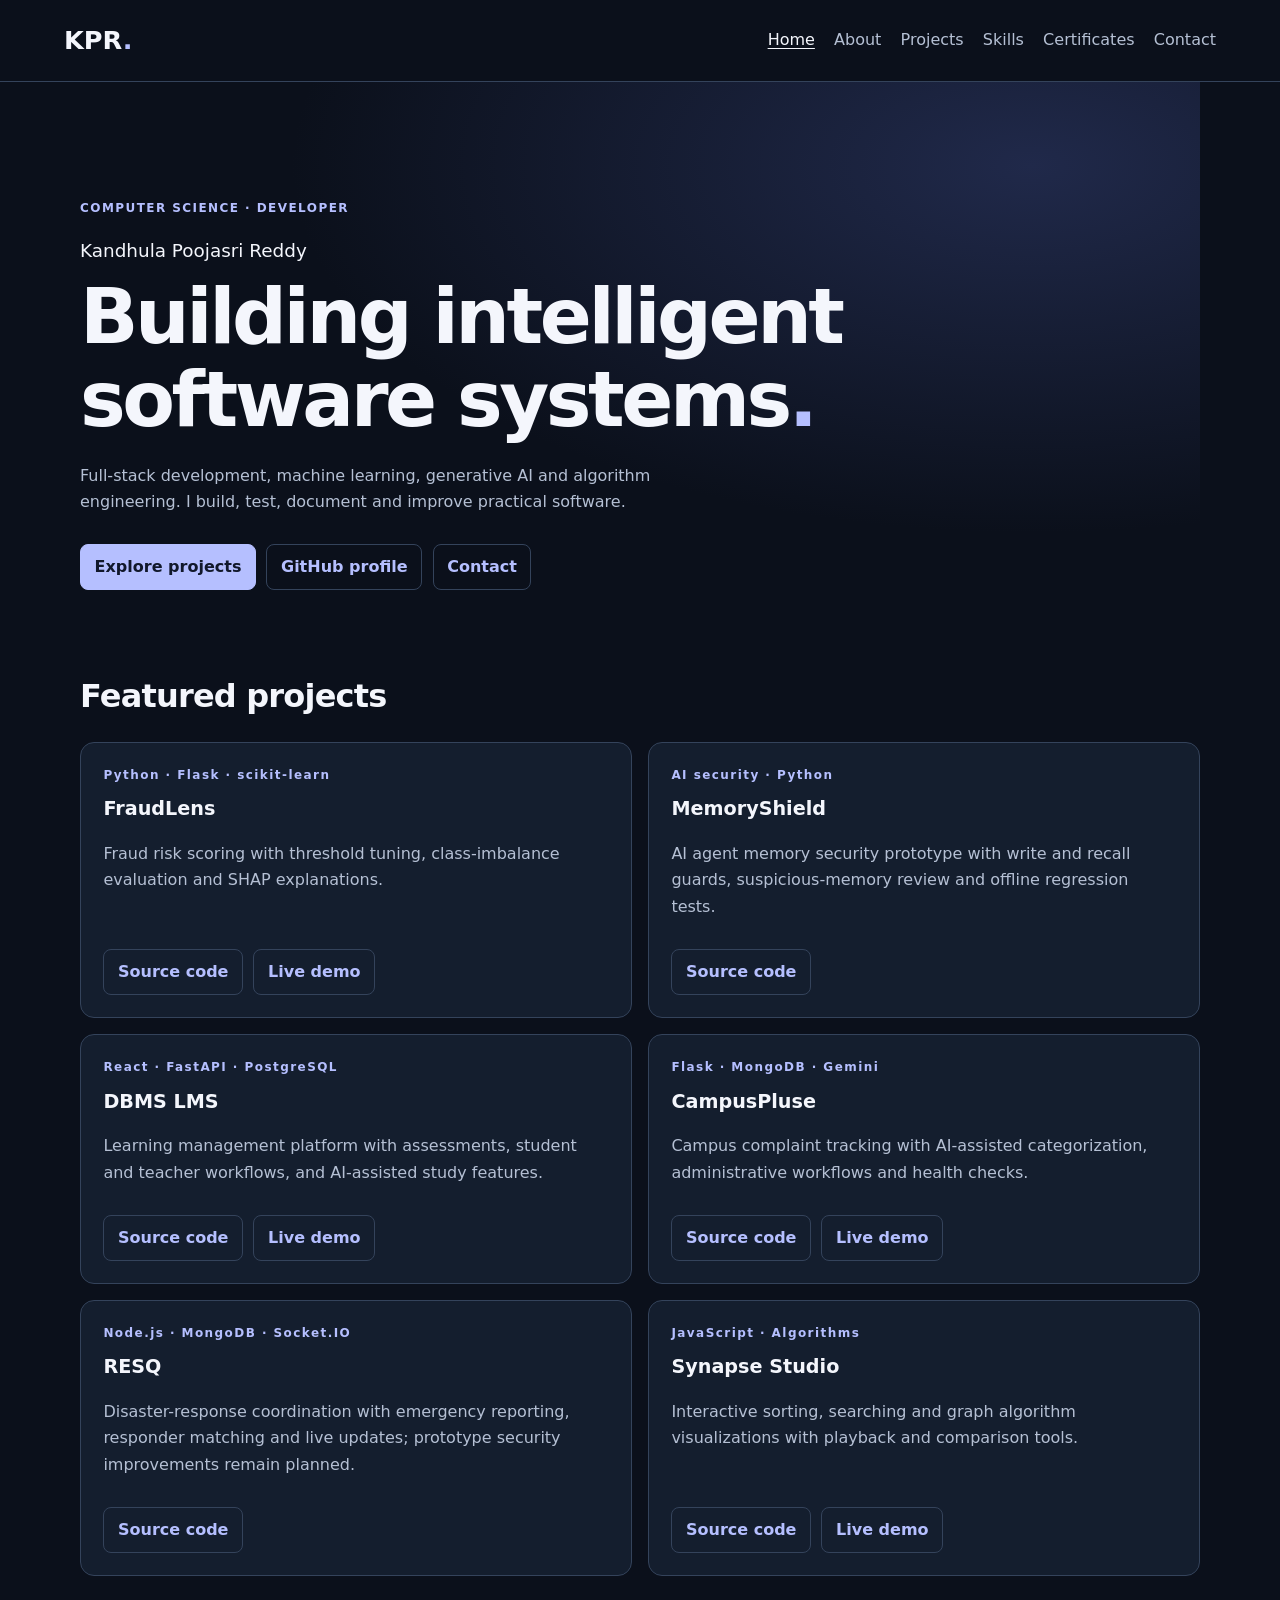
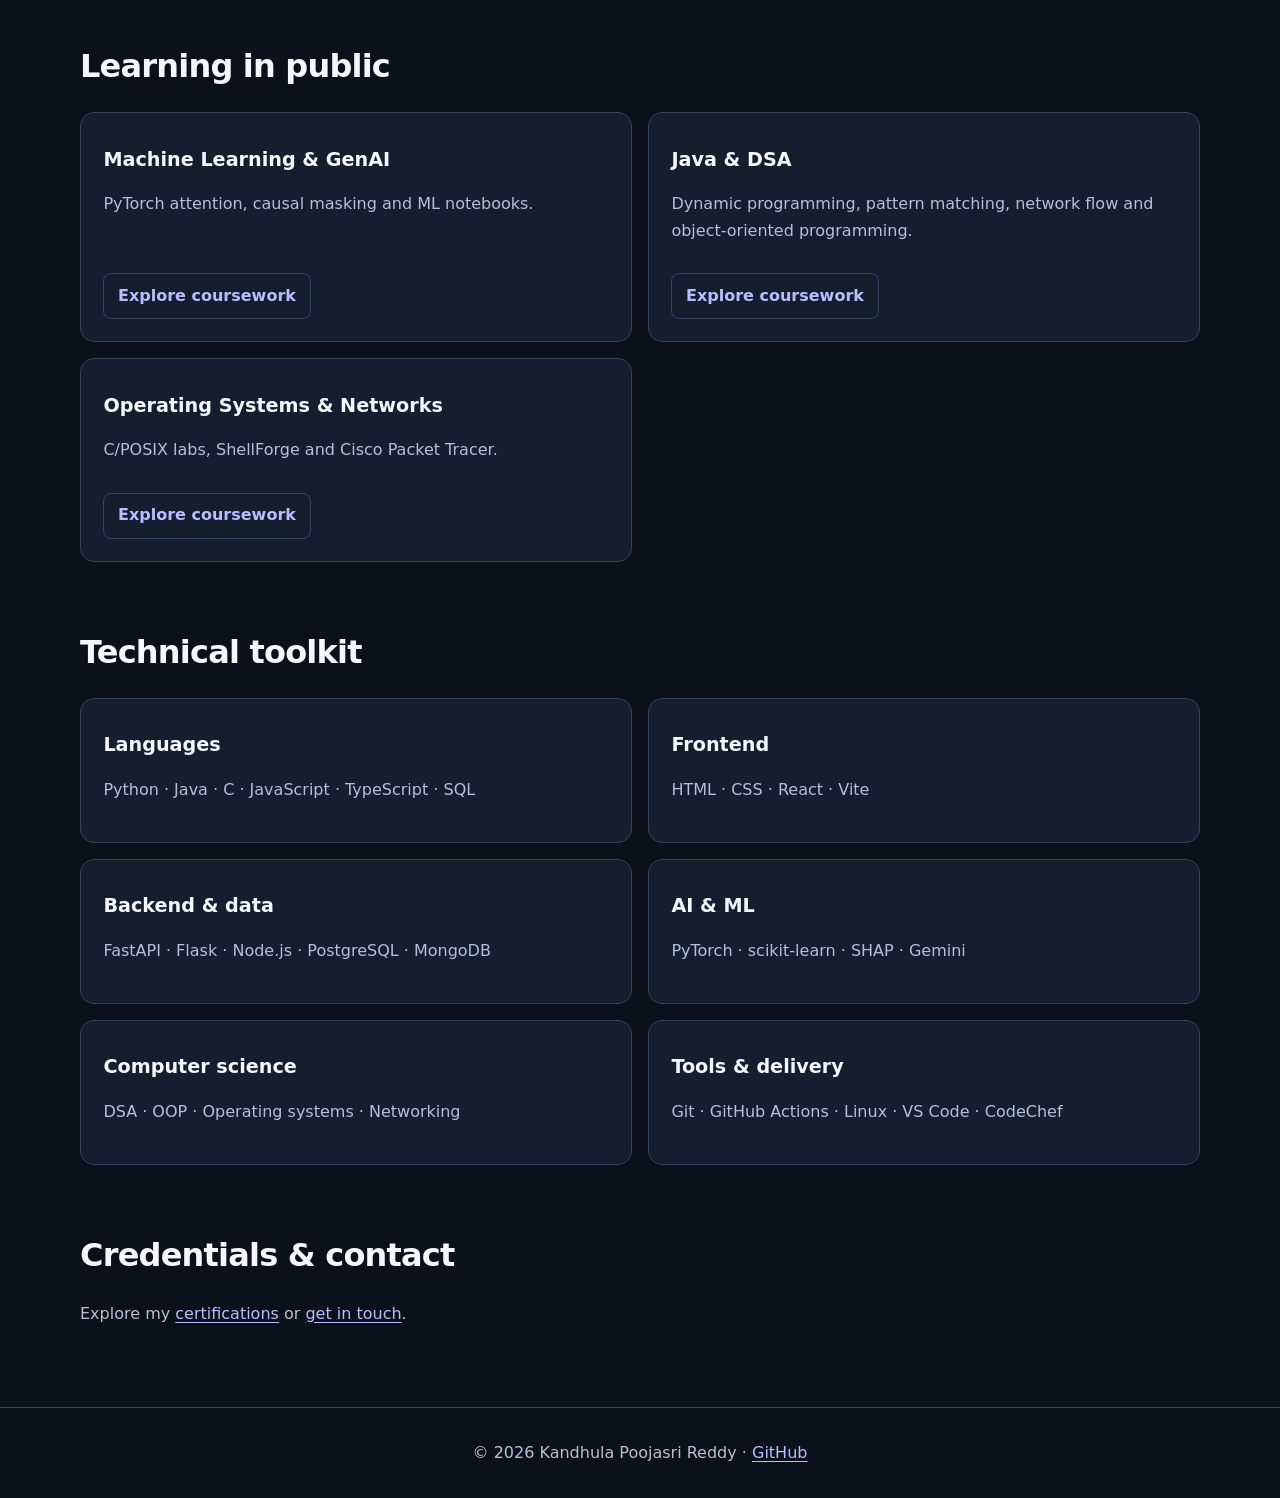
<file: portfolio/index.html>
<!doctype html>
<html lang="en"><head><meta charset="utf-8"><meta name="viewport" content="width=device-width, initial-scale=1"><meta name="description" content="Computer science student exploring full-stack engineering, AI and systems."><meta name="theme-color" content="#0b101b"><title>Developer portfolio | Kandhula Poojasri Reddy</title><link rel="stylesheet" href="style.css"></head><body><a class="skip" href="#main">Skip to content</a><header class="navbar"><a class="logo" href="index.html">KPR<span>.</span></a><nav aria-label="Main navigation"><ul><li><a href="index.html" aria-current="page">Home</a></li><li><a href="about.html">About</a></li><li><a href="projects.html">Projects</a></li><li><a href="skills.html">Skills</a></li><li><a href="cert.html">Certificates</a></li><li><a href="contact.html">Contact</a></li></ul></nav></header><main id="main" class="container"><section class="hero"><span class="eyebrow">COMPUTER SCIENCE · DEVELOPER</span><p class="name">Kandhula Poojasri Reddy</p><h1>Building intelligent<br>software systems<span>.</span></h1><p>Full-stack development, machine learning, generative AI and algorithm engineering. I build, test, document and improve practical software.</p><div class="links"><a class="primary" href="projects.html">Explore projects</a><a href="https://github.com/luffy-loop">GitHub profile</a><a href="contact.html">Contact</a></div></section><section ><h2>Featured projects</h2><div class="grid"><article class="card"><span class="eyebrow">Python · Flask · scikit-learn</span><h3>FraudLens</h3><p>Fraud risk scoring with threshold tuning, class-imbalance evaluation and SHAP explanations.</p><div class="links"><a href="https://github.com/luffy-loop/FraudLens">Source code</a><a href="https://fraud-lens-eight.vercel.app/">Live demo</a></div></article>
<article class="card"><span class="eyebrow">AI security · Python</span><h3>MemoryShield</h3><p>AI agent memory security prototype with write and recall guards, suspicious-memory review and offline regression tests.</p><div class="links"><a href="https://github.com/luffy-loop/Memory_Shield">Source code</a></div></article>
<article class="card"><span class="eyebrow">React · FastAPI · PostgreSQL</span><h3>DBMS LMS</h3><p>Learning management platform with assessments, student and teacher workflows, and AI-assisted study features.</p><div class="links"><a href="https://github.com/luffy-loop/DBMS_LMS">Source code</a><a href="https://frontend-plum-mu-90.vercel.app/">Live demo</a></div></article>
<article class="card"><span class="eyebrow">Flask · MongoDB · Gemini</span><h3>CampusPluse</h3><p>Campus complaint tracking with AI-assisted categorization, administrative workflows and health checks.</p><div class="links"><a href="https://github.com/luffy-loop/CampusPluse">Source code</a><a href="https://campuspluse-z1ih.onrender.com/">Live demo</a></div></article>
<article class="card"><span class="eyebrow">Node.js · MongoDB · Socket.IO</span><h3>RESQ</h3><p>Disaster-response coordination with emergency reporting, responder matching and live updates; prototype security improvements remain planned.</p><div class="links"><a href="https://github.com/luffy-loop/RESQ">Source code</a></div></article>
<article class="card"><span class="eyebrow">JavaScript · Algorithms</span><h3>Synapse Studio</h3><p>Interactive sorting, searching and graph algorithm visualizations with playback and comparison tools.</p><div class="links"><a href="https://github.com/luffy-loop/Synapse_Studio">Source code</a><a href="https://synapse-tour.netlify.app/">Live demo</a></div></article></div></section><section ><h2>Learning in public</h2><div class="grid"><article class="card"><h3>Machine Learning & GenAI</h3><p>PyTorch attention, causal masking and ML notebooks.</p><div class="links"><a href="https://github.com/luffy-loop/Machine_Learning">Explore coursework</a></div></article><article class="card"><h3>Java & DSA</h3><p>Dynamic programming, pattern matching, network flow and object-oriented programming.</p><div class="links"><a href="https://github.com/luffy-loop/DSA-A6">Explore coursework</a></div></article><article class="card"><h3>Operating Systems & Networks</h3><p>C/POSIX labs, ShellForge and Cisco Packet Tracer.</p><div class="links"><a href="https://github.com/luffy-loop/Operating_System">Explore coursework</a></div></article></div></section><section ><h2>Technical toolkit</h2><div class="grid"><article class="card"><h3>Languages</h3><p>Python · Java · C · JavaScript · TypeScript · SQL</p></article><article class="card"><h3>Frontend</h3><p>HTML · CSS · React · Vite</p></article><article class="card"><h3>Backend & data</h3><p>FastAPI · Flask · Node.js · PostgreSQL · MongoDB</p></article><article class="card"><h3>AI & ML</h3><p>PyTorch · scikit-learn · SHAP · Gemini</p></article><article class="card"><h3>Computer science</h3><p>DSA · OOP · Operating systems · Networking</p></article><article class="card"><h3>Tools & delivery</h3><p>Git · GitHub Actions · Linux · VS Code · CodeChef</p></article></div></section><section><h2>Credentials &amp; contact</h2><p>Explore my <a href="cert.html">certifications</a> or <a href="contact.html">get in touch</a>.</p></section></main><footer>© 2026 Kandhula Poojasri Reddy · <a href="https://github.com/luffy-loop">GitHub</a></footer></body></html>
</file>
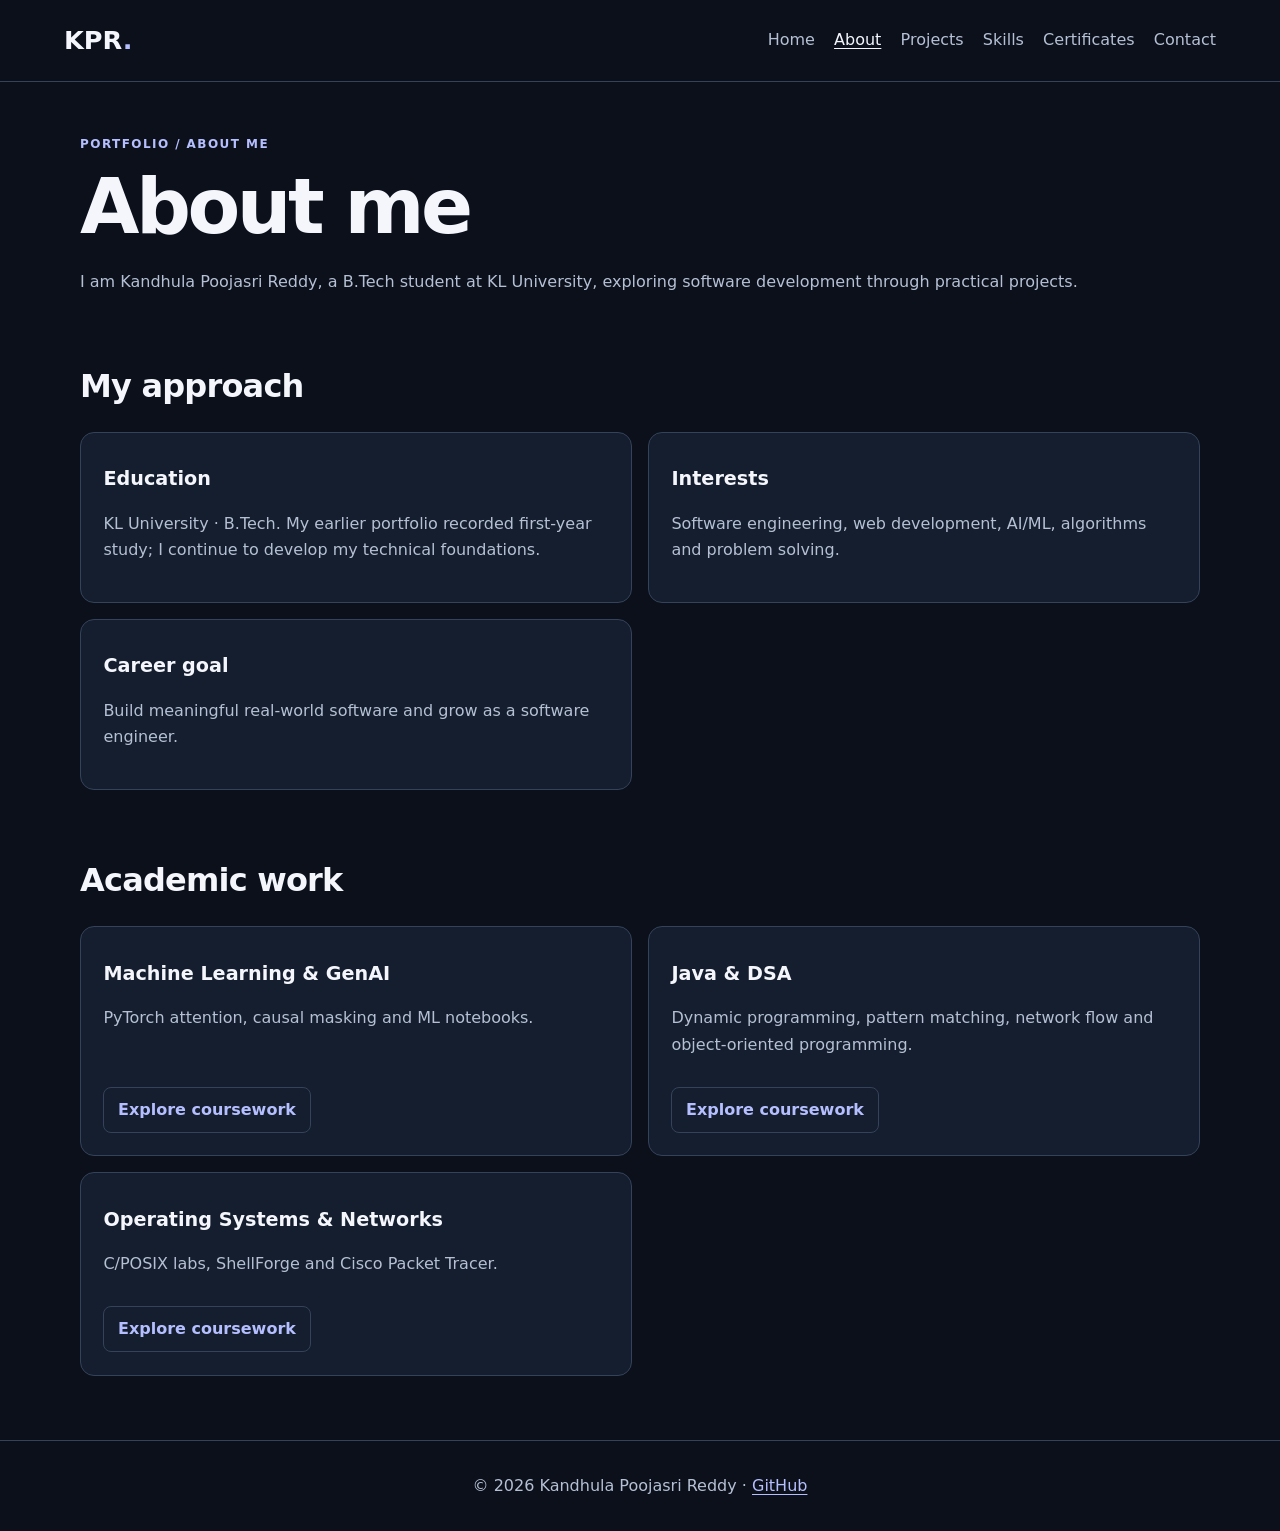
<file: portfolio/about.html>
<!doctype html>
<html lang="en"><head><meta charset="utf-8"><meta name="viewport" content="width=device-width, initial-scale=1"><meta name="description" content="Education, interests and learning journey."><meta name="theme-color" content="#0b101b"><title>About | Kandhula Poojasri Reddy</title><link rel="stylesheet" href="style.css"></head><body><a class="skip" href="#main">Skip to content</a><header class="navbar"><a class="logo" href="index.html">KPR<span>.</span></a><nav aria-label="Main navigation"><ul><li><a href="index.html">Home</a></li><li><a href="about.html" aria-current="page">About</a></li><li><a href="projects.html">Projects</a></li><li><a href="skills.html">Skills</a></li><li><a href="cert.html">Certificates</a></li><li><a href="contact.html">Contact</a></li></ul></nav></header><main id="main" class="container"><div class="intro"><span class="eyebrow">PORTFOLIO / ABOUT ME</span><h1>About me</h1><p>I am Kandhula Poojasri Reddy, a B.Tech student at KL University, exploring software development through practical projects.</p></div><section ><h2>My approach</h2><div class="grid"><article class="card"><h3>Education</h3><p>KL University · B.Tech. My earlier portfolio recorded first-year study; I continue to develop my technical foundations.</p></article><article class="card"><h3>Interests</h3><p>Software engineering, web development, AI/ML, algorithms and problem solving.</p></article><article class="card"><h3>Career goal</h3><p>Build meaningful real-world software and grow as a software engineer.</p></article></div></section><section ><h2>Academic work</h2><div class="grid"><article class="card"><h3>Machine Learning & GenAI</h3><p>PyTorch attention, causal masking and ML notebooks.</p><div class="links"><a href="https://github.com/luffy-loop/Machine_Learning">Explore coursework</a></div></article><article class="card"><h3>Java & DSA</h3><p>Dynamic programming, pattern matching, network flow and object-oriented programming.</p><div class="links"><a href="https://github.com/luffy-loop/DSA-A6">Explore coursework</a></div></article><article class="card"><h3>Operating Systems & Networks</h3><p>C/POSIX labs, ShellForge and Cisco Packet Tracer.</p><div class="links"><a href="https://github.com/luffy-loop/Operating_System">Explore coursework</a></div></article></div></section></main><footer>© 2026 Kandhula Poojasri Reddy · <a href="https://github.com/luffy-loop">GitHub</a></footer></body></html>
</file>
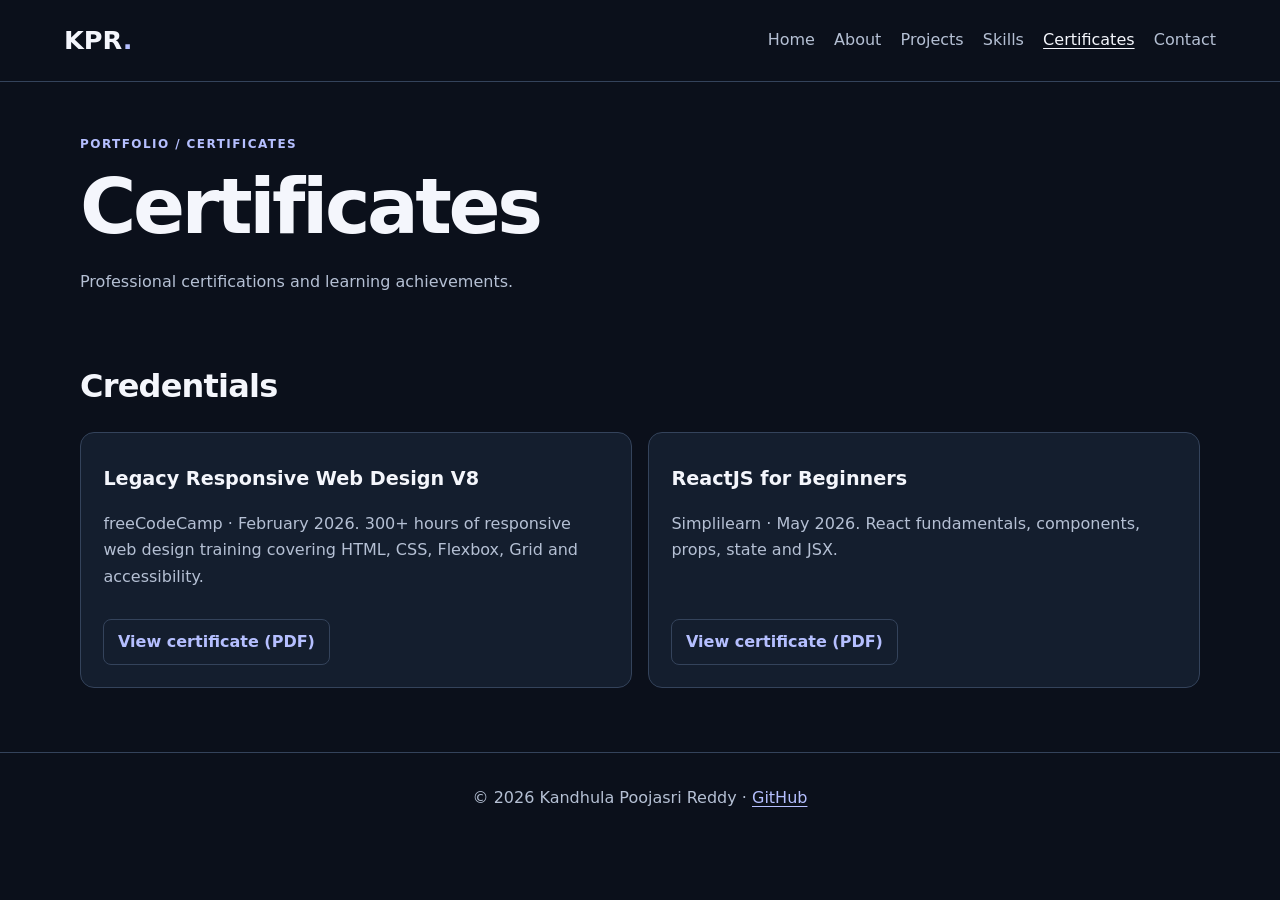
<file: portfolio/cert.html>
<!doctype html>
<html lang="en"><head><meta charset="utf-8"><meta name="viewport" content="width=device-width, initial-scale=1"><meta name="description" content="Existing professional learning certificates."><meta name="theme-color" content="#0b101b"><title>Certificates | Kandhula Poojasri Reddy</title><link rel="stylesheet" href="style.css"></head><body><a class="skip" href="#main">Skip to content</a><header class="navbar"><a class="logo" href="index.html">KPR<span>.</span></a><nav aria-label="Main navigation"><ul><li><a href="index.html">Home</a></li><li><a href="about.html">About</a></li><li><a href="projects.html">Projects</a></li><li><a href="skills.html">Skills</a></li><li><a href="cert.html" aria-current="page">Certificates</a></li><li><a href="contact.html">Contact</a></li></ul></nav></header><main id="main" class="container"><div class="intro"><span class="eyebrow">PORTFOLIO / CERTIFICATES</span><h1>Certificates</h1><p>Professional certifications and learning achievements.</p></div><section ><h2>Credentials</h2><div class="grid"><article class="card"><h3>Legacy Responsive Web Design V8</h3><p>freeCodeCamp · February 2026. 300+ hours of responsive web design training covering HTML, CSS, Flexbox, Grid and accessibility.</p><div class="links"><a href="cer/freecodecamp.pdf">View certificate (PDF)</a></div></article><article class="card"><h3>ReactJS for Beginners</h3><p>Simplilearn · May 2026. React fundamentals, components, props, state and JSX.</p><div class="links"><a href="cer/simpli.pdf">View certificate (PDF)</a></div></article></div></section></main><footer>© 2026 Kandhula Poojasri Reddy · <a href="https://github.com/luffy-loop">GitHub</a></footer></body></html>
</file>
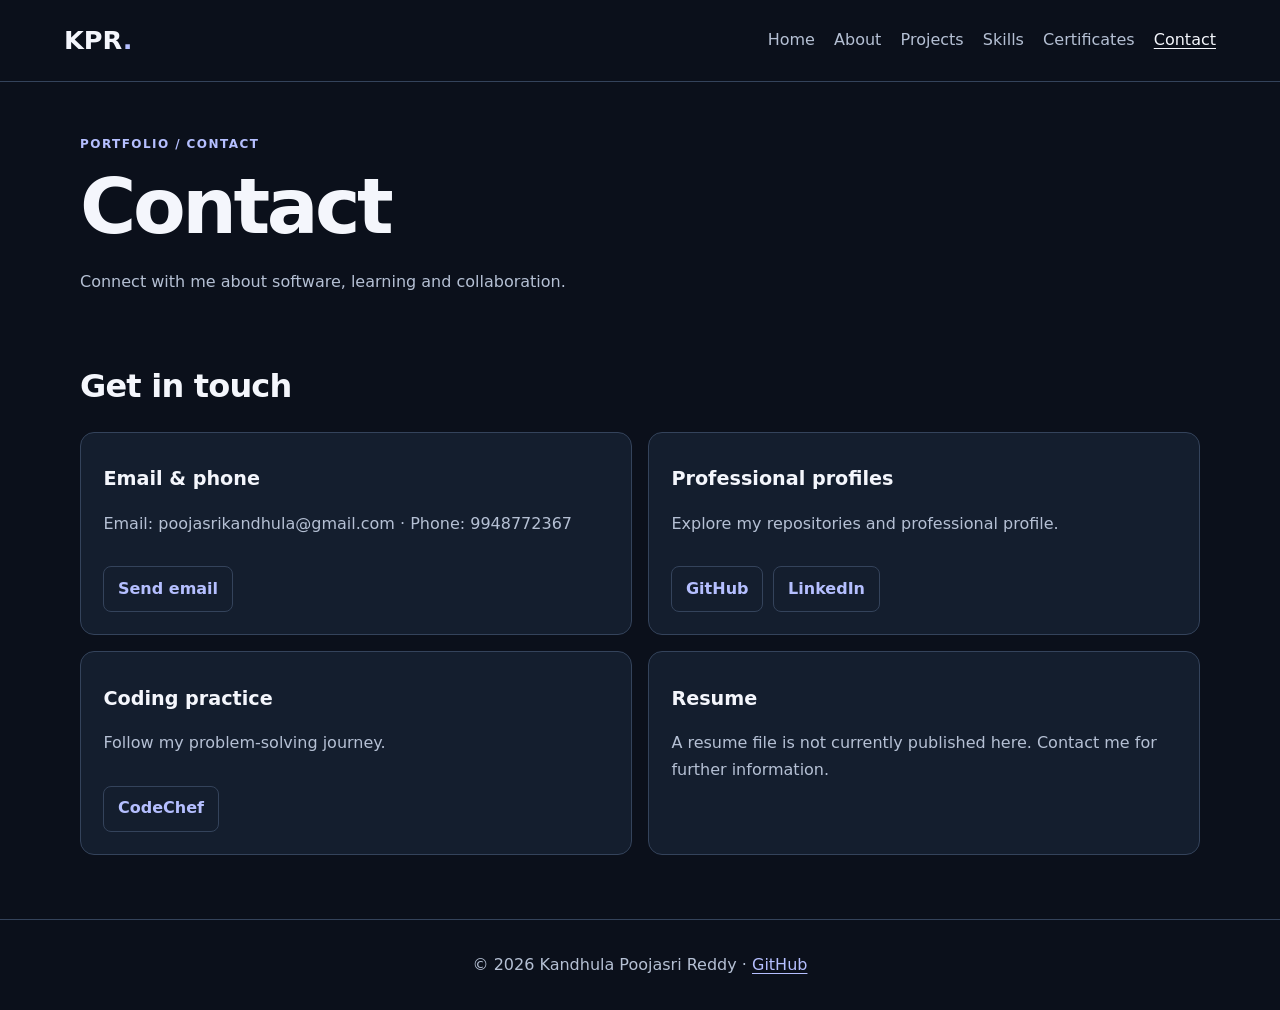
<file: portfolio/contact.html>
<!doctype html>
<html lang="en"><head><meta charset="utf-8"><meta name="viewport" content="width=device-width, initial-scale=1"><meta name="description" content="Professional contact and coding profiles."><meta name="theme-color" content="#0b101b"><title>Contact | Kandhula Poojasri Reddy</title><link rel="stylesheet" href="style.css"></head><body><a class="skip" href="#main">Skip to content</a><header class="navbar"><a class="logo" href="index.html">KPR<span>.</span></a><nav aria-label="Main navigation"><ul><li><a href="index.html">Home</a></li><li><a href="about.html">About</a></li><li><a href="projects.html">Projects</a></li><li><a href="skills.html">Skills</a></li><li><a href="cert.html">Certificates</a></li><li><a href="contact.html" aria-current="page">Contact</a></li></ul></nav></header><main id="main" class="container"><div class="intro"><span class="eyebrow">PORTFOLIO / CONTACT</span><h1>Contact</h1><p>Connect with me about software, learning and collaboration.</p></div><section ><h2>Get in touch</h2><div class="grid"><article class="card"><h3>Email & phone</h3><p>Email: poojasrikandhula@gmail.com · Phone: 9948772367</p><div class="links"><a href="mailto:poojasrikandhula@gmail.com">Send email</a></div></article><article class="card"><h3>Professional profiles</h3><p>Explore my repositories and professional profile.</p><div class="links"><a href="https://github.com/luffy-loop">GitHub</a><a href="https://www.linkedin.com/in/pooja-sri-648669372">LinkedIn</a></div></article><article class="card"><h3>Coding practice</h3><p>Follow my problem-solving journey.</p><div class="links"><a href="https://www.codechef.com/users/poojasri_redk">CodeChef</a></div></article><article class="card"><h3>Resume</h3><p>A resume file is not currently published here. Contact me for further information.</p></article></div></section></main><footer>© 2026 Kandhula Poojasri Reddy · <a href="https://github.com/luffy-loop">GitHub</a></footer></body></html>
</file>
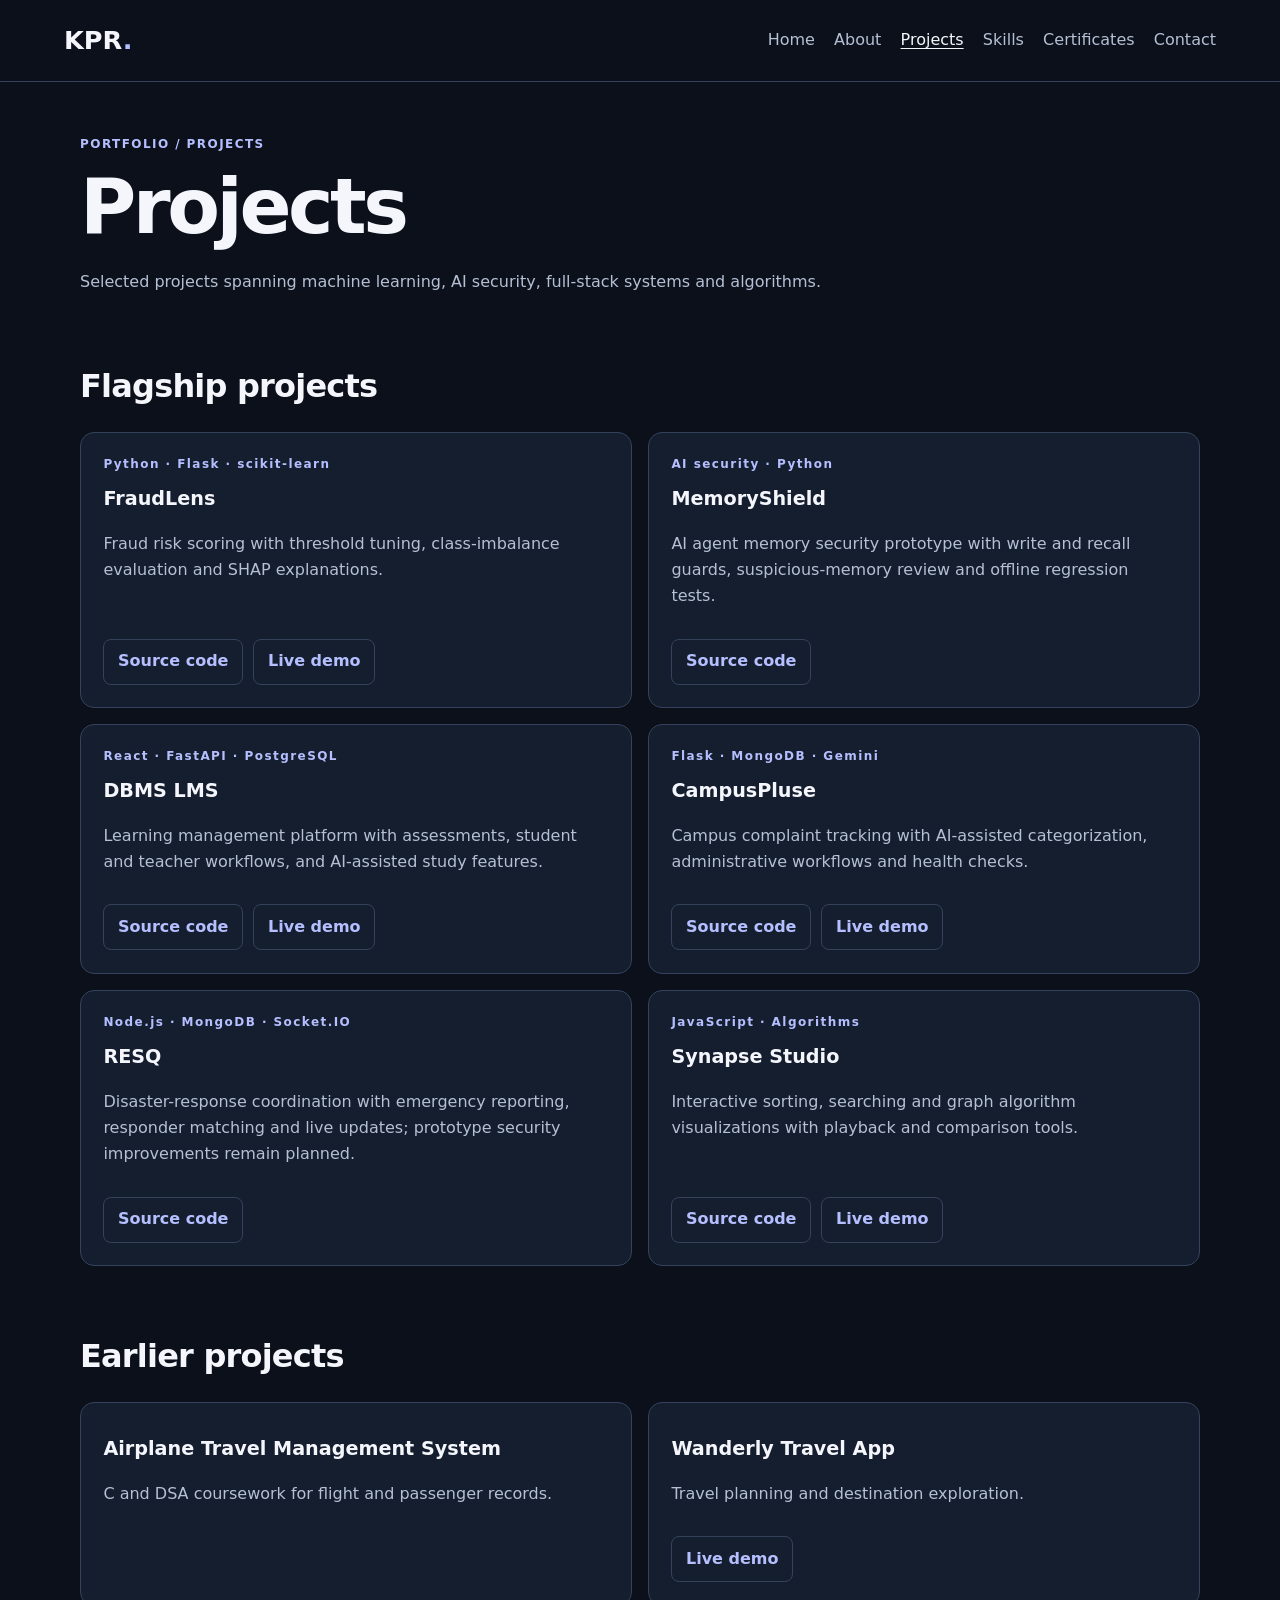
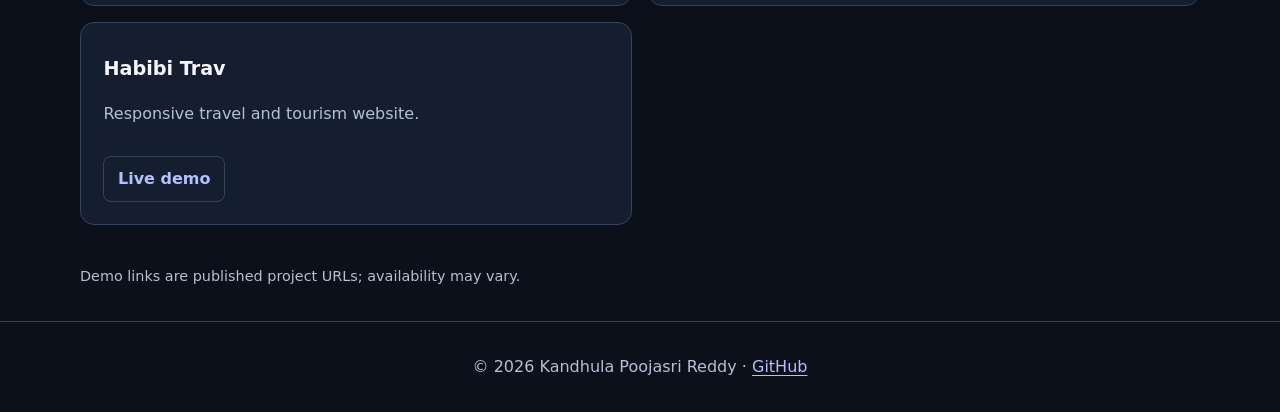
<file: portfolio/projects.html>
<!doctype html>
<html lang="en"><head><meta charset="utf-8"><meta name="viewport" content="width=device-width, initial-scale=1"><meta name="description" content="Selected software, AI and algorithm projects."><meta name="theme-color" content="#0b101b"><title>Projects | Kandhula Poojasri Reddy</title><link rel="stylesheet" href="style.css"></head><body><a class="skip" href="#main">Skip to content</a><header class="navbar"><a class="logo" href="index.html">KPR<span>.</span></a><nav aria-label="Main navigation"><ul><li><a href="index.html">Home</a></li><li><a href="about.html">About</a></li><li><a href="projects.html" aria-current="page">Projects</a></li><li><a href="skills.html">Skills</a></li><li><a href="cert.html">Certificates</a></li><li><a href="contact.html">Contact</a></li></ul></nav></header><main id="main" class="container"><div class="intro"><span class="eyebrow">PORTFOLIO / PROJECTS</span><h1>Projects</h1><p>Selected projects spanning machine learning, AI security, full-stack systems and algorithms.</p></div><section ><h2>Flagship projects</h2><div class="grid"><article class="card"><span class="eyebrow">Python · Flask · scikit-learn</span><h3>FraudLens</h3><p>Fraud risk scoring with threshold tuning, class-imbalance evaluation and SHAP explanations.</p><div class="links"><a href="https://github.com/luffy-loop/FraudLens">Source code</a><a href="https://fraud-lens-eight.vercel.app/">Live demo</a></div></article>
<article class="card"><span class="eyebrow">AI security · Python</span><h3>MemoryShield</h3><p>AI agent memory security prototype with write and recall guards, suspicious-memory review and offline regression tests.</p><div class="links"><a href="https://github.com/luffy-loop/Memory_Shield">Source code</a></div></article>
<article class="card"><span class="eyebrow">React · FastAPI · PostgreSQL</span><h3>DBMS LMS</h3><p>Learning management platform with assessments, student and teacher workflows, and AI-assisted study features.</p><div class="links"><a href="https://github.com/luffy-loop/DBMS_LMS">Source code</a><a href="https://frontend-plum-mu-90.vercel.app/">Live demo</a></div></article>
<article class="card"><span class="eyebrow">Flask · MongoDB · Gemini</span><h3>CampusPluse</h3><p>Campus complaint tracking with AI-assisted categorization, administrative workflows and health checks.</p><div class="links"><a href="https://github.com/luffy-loop/CampusPluse">Source code</a><a href="https://campuspluse-z1ih.onrender.com/">Live demo</a></div></article>
<article class="card"><span class="eyebrow">Node.js · MongoDB · Socket.IO</span><h3>RESQ</h3><p>Disaster-response coordination with emergency reporting, responder matching and live updates; prototype security improvements remain planned.</p><div class="links"><a href="https://github.com/luffy-loop/RESQ">Source code</a></div></article>
<article class="card"><span class="eyebrow">JavaScript · Algorithms</span><h3>Synapse Studio</h3><p>Interactive sorting, searching and graph algorithm visualizations with playback and comparison tools.</p><div class="links"><a href="https://github.com/luffy-loop/Synapse_Studio">Source code</a><a href="https://synapse-tour.netlify.app/">Live demo</a></div></article></div></section><section ><h2>Earlier projects</h2><div class="grid"><article class="card"><h3>Airplane Travel Management System</h3><p>C and DSA coursework for flight and passenger records.</p></article><article class="card"><h3>Wanderly Travel App</h3><p>Travel planning and destination exploration.</p><div class="links"><a href="https://wanderly-travel-app.netlify.app/">Live demo</a></div></article><article class="card"><h3>Habibi Trav</h3><p>Responsive travel and tourism website.</p><div class="links"><a href="https://habibitrav.netlify.app/">Live demo</a></div></article></div></section><p class="muted">Demo links are published project URLs; availability may vary.</p></main><footer>© 2026 Kandhula Poojasri Reddy · <a href="https://github.com/luffy-loop">GitHub</a></footer></body></html>
</file>
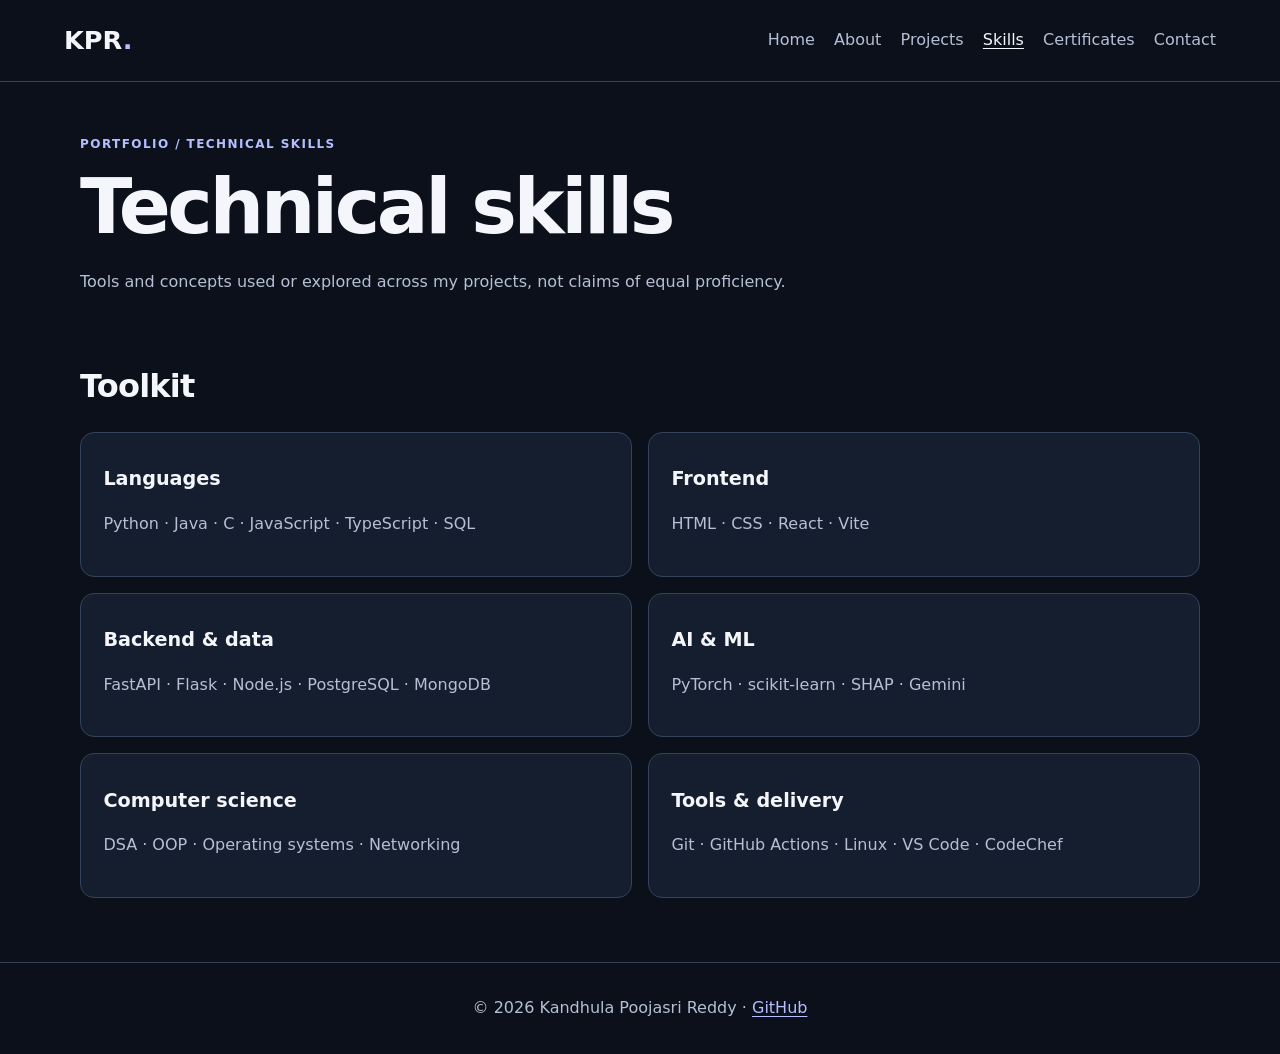
<file: portfolio/skills.html>
<!doctype html>
<html lang="en"><head><meta charset="utf-8"><meta name="viewport" content="width=device-width, initial-scale=1"><meta name="description" content="Technologies used or explored in coursework and projects."><meta name="theme-color" content="#0b101b"><title>Skills | Kandhula Poojasri Reddy</title><link rel="stylesheet" href="style.css"></head><body><a class="skip" href="#main">Skip to content</a><header class="navbar"><a class="logo" href="index.html">KPR<span>.</span></a><nav aria-label="Main navigation"><ul><li><a href="index.html">Home</a></li><li><a href="about.html">About</a></li><li><a href="projects.html">Projects</a></li><li><a href="skills.html" aria-current="page">Skills</a></li><li><a href="cert.html">Certificates</a></li><li><a href="contact.html">Contact</a></li></ul></nav></header><main id="main" class="container"><div class="intro"><span class="eyebrow">PORTFOLIO / TECHNICAL SKILLS</span><h1>Technical skills</h1><p>Tools and concepts used or explored across my projects, not claims of equal proficiency.</p></div><section ><h2>Toolkit</h2><div class="grid"><article class="card"><h3>Languages</h3><p>Python · Java · C · JavaScript · TypeScript · SQL</p></article><article class="card"><h3>Frontend</h3><p>HTML · CSS · React · Vite</p></article><article class="card"><h3>Backend & data</h3><p>FastAPI · Flask · Node.js · PostgreSQL · MongoDB</p></article><article class="card"><h3>AI & ML</h3><p>PyTorch · scikit-learn · SHAP · Gemini</p></article><article class="card"><h3>Computer science</h3><p>DSA · OOP · Operating systems · Networking</p></article><article class="card"><h3>Tools & delivery</h3><p>Git · GitHub Actions · Linux · VS Code · CodeChef</p></article></div></section></main><footer>© 2026 Kandhula Poojasri Reddy · <a href="https://github.com/luffy-loop">GitHub</a></footer></body></html>
</file>
<file: portfolio/style.css>
:root{color-scheme:dark;--bg:#0b101b;--panel:#141e2e;--text:#f4f6fc;--muted:#b5c0d4;--accent:#b5bfff;--line:#34435b}*{box-sizing:border-box}body{margin:0;background:var(--bg);color:var(--text);font:16px/1.65 system-ui,-apple-system,BlinkMacSystemFont,"Segoe UI",sans-serif}a{color:var(--accent);text-underline-offset:.2em}a:focus-visible{outline:3px solid #f4d28b;outline-offset:4px}.skip{position:absolute;left:1rem;top:-5rem;background:var(--panel);padding:.8rem;z-index:5}.skip:focus{top:1rem}.navbar{display:flex;align-items:center;justify-content:space-between;gap:1rem;padding:1.2rem max(5vw,1rem);border-bottom:1px solid var(--line);background:var(--bg)}.logo{font-size:1.6rem;font-weight:850;text-decoration:none;color:var(--text)}.logo span,.hero h1 span{color:var(--accent)}nav ul{display:flex;flex-wrap:wrap;gap:.5rem 1.2rem;list-style:none;padding:0;margin:0}nav a{text-decoration:none;color:var(--muted)}nav a[aria-current=page]{color:var(--text);text-decoration:underline}.container{width:min(1120px,90%);margin:auto}.hero{padding:clamp(3rem,9vw,7rem) 0 3rem;background:radial-gradient(ellipse at 85% 15%,#20294a 0,transparent 55%)}.eyebrow{font-size:.75rem;letter-spacing:.12em;color:var(--accent);font-weight:700}.name{font-size:1.15rem;color:var(--text);margin:1rem 0 .3rem}h1{font-size:clamp(2.3rem,6vw,4.8rem);line-height:1.08;letter-spacing:-.045em;margin:.6rem 0 1.3rem}h2{font-size:clamp(1.5rem,3vw,2rem);letter-spacing:-.025em;margin:0 0 1.2rem}h3{font-size:1.2rem;margin:.5rem 0}p{color:var(--muted);margin:.5rem 0 1rem;overflow-wrap:anywhere}.hero p{max-width:650px}.intro{padding:3rem 0 1rem}section{padding:2rem 0}.grid{display:grid;grid-template-columns:repeat(2,minmax(0,1fr));gap:1rem}.card{background:var(--panel);border:1px solid var(--line);border-radius:14px;padding:1.4rem;display:flex;flex-direction:column;min-width:0}.card .links{margin-top:auto}.links{display:flex;flex-wrap:wrap;gap:.65rem;padding-top:.8rem}.links a{display:inline-block;padding:.55rem .85rem;border:1px solid var(--line);border-radius:8px;text-decoration:none;font-weight:650}.links a:hover{border-color:var(--accent)}.links .primary{background:#b5bfff;color:#11182b;border-color:#b5bfff}footer{border-top:1px solid var(--line);padding:2rem 5%;text-align:center;color:var(--muted);margin-top:2rem}.muted{font-size:.9rem}@media(max-width:650px){.navbar{align-items:flex-start;flex-direction:column}.grid{grid-template-columns:1fr}.hero h1 br{display:none}nav ul{gap:.4rem .8rem}}
</file>
